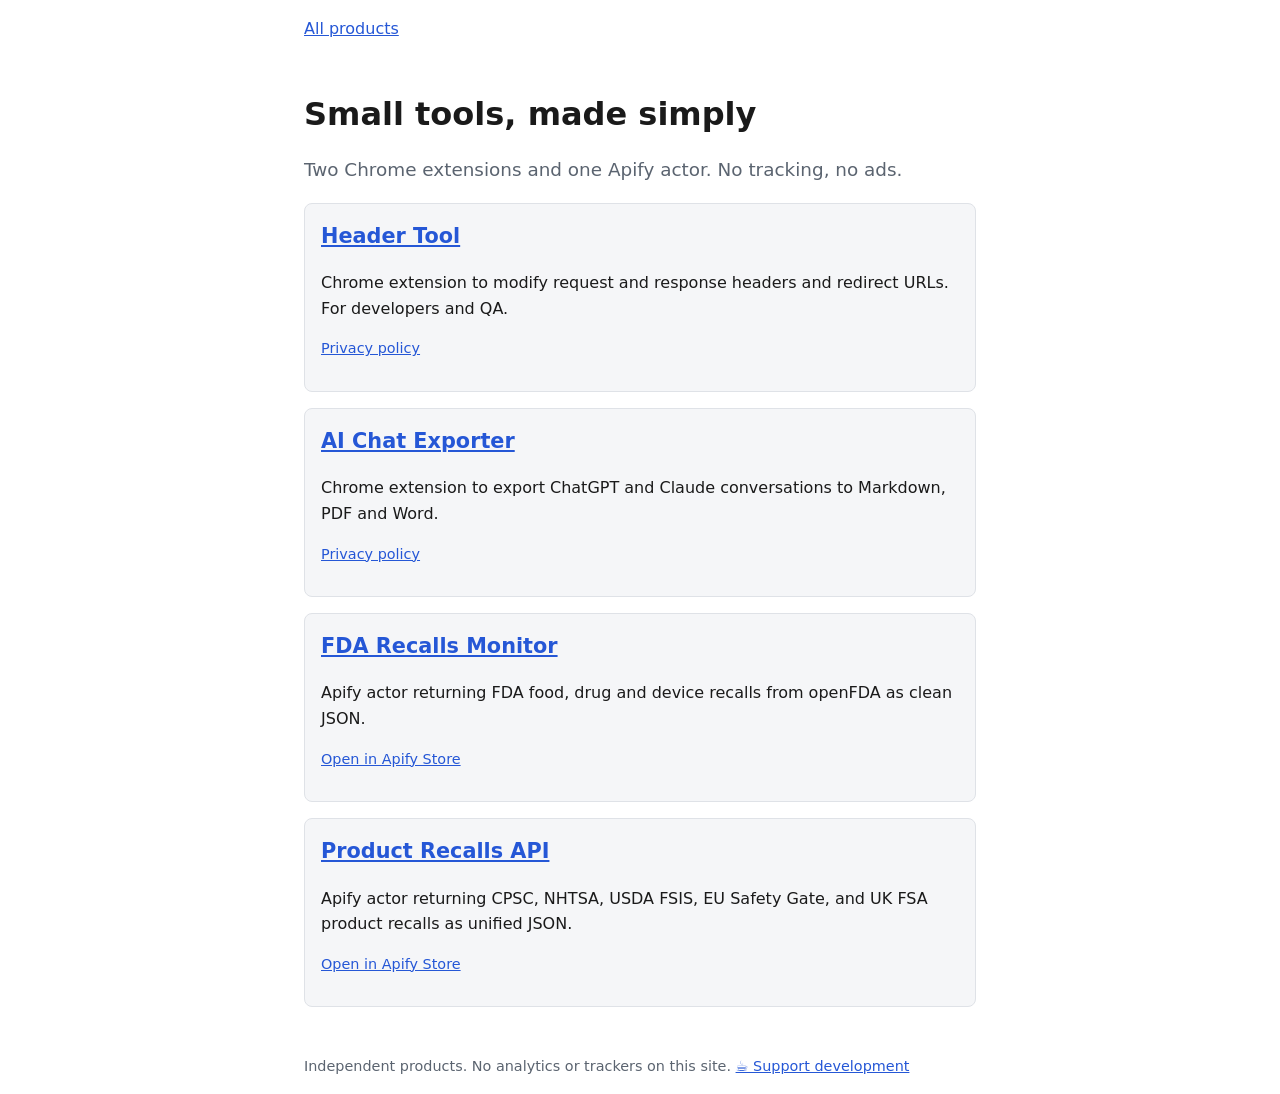
<file: index.html>
<!doctype html>
<html lang="en">
<head>
<meta charset="utf-8">
<meta name="viewport" content="width=device-width,initial-scale=1">
<title>Browser Tools and Data Actors</title>
<meta name="description" content="Small developer tools: Header Tool, AI Chat Exporter and FDA Recalls Monitor.">
<link rel="stylesheet" href="style.css">
</head>
<body>
<header><nav><a href="index.html">All products</a></nav></header>
<main>
<h1>Small tools, made simply</h1>
<p class="lead">Two Chrome extensions and one Apify actor. No tracking, no ads.</p>
<div class="card"><h2><a href="header-tool/index.html">Header Tool</a></h2>
<p>Chrome extension to modify request and response headers and redirect URLs. For developers and QA.</p>
<p class="small"><a href="header-tool/privacy.html">Privacy policy</a></p></div>
<div class="card"><h2><a href="ai-chat-exporter/index.html">AI Chat Exporter</a></h2>
<p>Chrome extension to export ChatGPT and Claude conversations to Markdown, PDF and Word.</p>
<p class="small"><a href="ai-chat-exporter/privacy.html">Privacy policy</a></p></div>
<div class="card"><h2><a href="fda-recalls/index.html">FDA Recalls Monitor</a></h2>
<p>Apify actor returning FDA food, drug and device recalls from openFDA as clean JSON.</p>
<p class="small"><a href="https://apify.com/whitel1ght/fda-recalls">Open in Apify Store</a></p></div>
<div class="card"><h2><a href="product-recalls/index.html">Product Recalls API</a></h2>
<p>Apify actor returning CPSC, NHTSA, USDA FSIS, EU Safety Gate, and UK FSA product recalls as unified JSON.</p>
<p class="small"><a href="https://apify.com/whitel1ght/unified-product-recalls">Open in Apify Store</a></p></div>
</main>
<footer>Independent products. No analytics or trackers on this site. <a href="support.html">&#9749; Support development</a></footer>
</body>
</html>
</file>
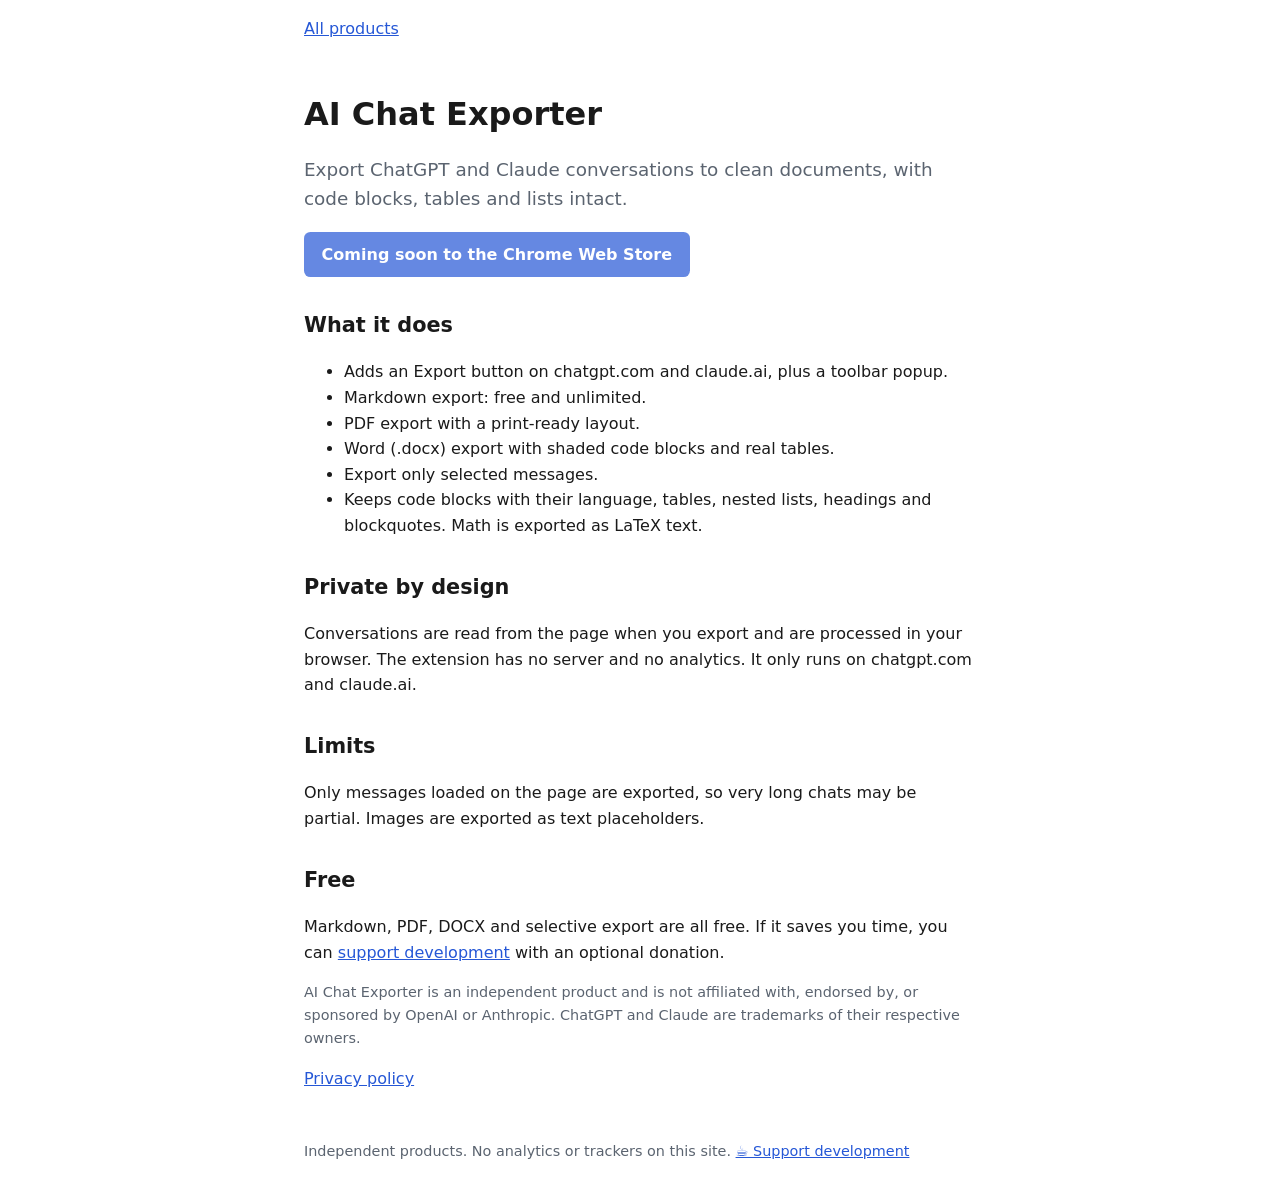
<file: ai-chat-exporter/index.html>
<!doctype html>
<html lang="en">
<head>
<meta charset="utf-8">
<meta name="viewport" content="width=device-width,initial-scale=1">
<title>AI Chat Exporter - Export ChatGPT and Claude Chats to Markdown, PDF and Word</title>
<meta name="description" content="Chrome extension that exports ChatGPT and Claude conversations to Markdown, PDF and DOCX with code blocks, tables and math kept intact.">
<link rel="stylesheet" href="../style.css">
</head>
<body>
<header><nav><a href="../index.html">All products</a></nav></header>
<main>
<h1>AI Chat Exporter</h1>
<p class="lead">Export ChatGPT and Claude conversations to clean documents, with code blocks, tables and lists intact.</p>
<!-- TODO(owner): replace href with the Chrome Web Store listing URL once published -->
<p><span class="btn" aria-disabled="true">Coming soon to the Chrome Web Store</span></p>
<h2>What it does</h2>
<ul>
<li>Adds an Export button on chatgpt.com and claude.ai, plus a toolbar popup.</li>
<li>Markdown export: free and unlimited.</li>
<li>PDF export with a print-ready layout.</li>
<li>Word (.docx) export with shaded code blocks and real tables.</li>
<li>Export only selected messages.</li>
<li>Keeps code blocks with their language, tables, nested lists, headings and blockquotes. Math is exported as LaTeX text.</li>
</ul>
<h2>Private by design</h2>
<p>Conversations are read from the page when you export and are processed in your browser. The extension has no server and no analytics. It only runs on chatgpt.com and claude.ai.</p>
<h2>Limits</h2>
<p>Only messages loaded on the page are exported, so very long chats may be partial. Images are exported as text placeholders.</p>
<h2>Free</h2>
<p>Markdown, PDF, DOCX and selective export are all free. If it saves you time, you can <a href="../support.html">support development</a> with an optional donation.</p>
<p class="small">AI Chat Exporter is an independent product and is not affiliated with, endorsed by, or sponsored by OpenAI or Anthropic. ChatGPT and Claude are trademarks of their respective owners.</p>
<p><a href="privacy.html">Privacy policy</a></p>
</main>
<footer>Independent products. No analytics or trackers on this site. <a href="../support.html">&#9749; Support development</a></footer>
</body>
</html>
</file>
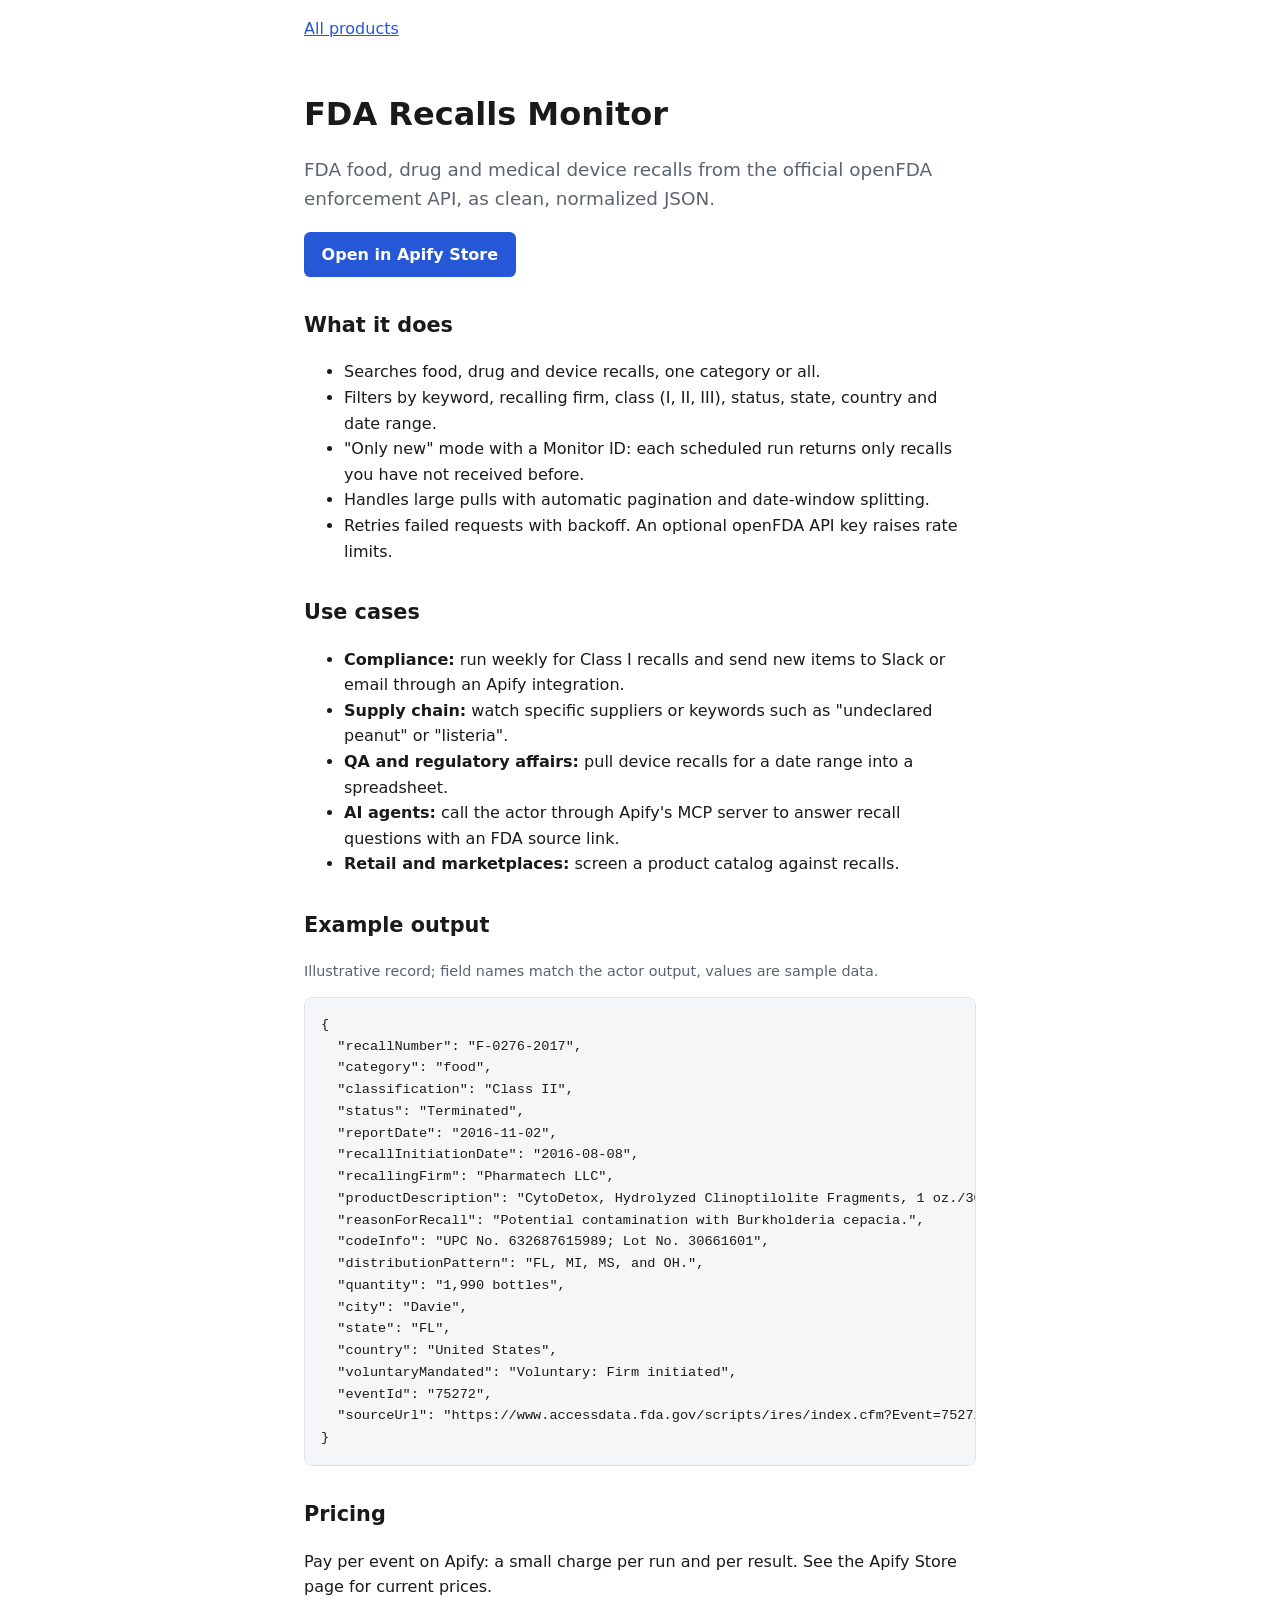
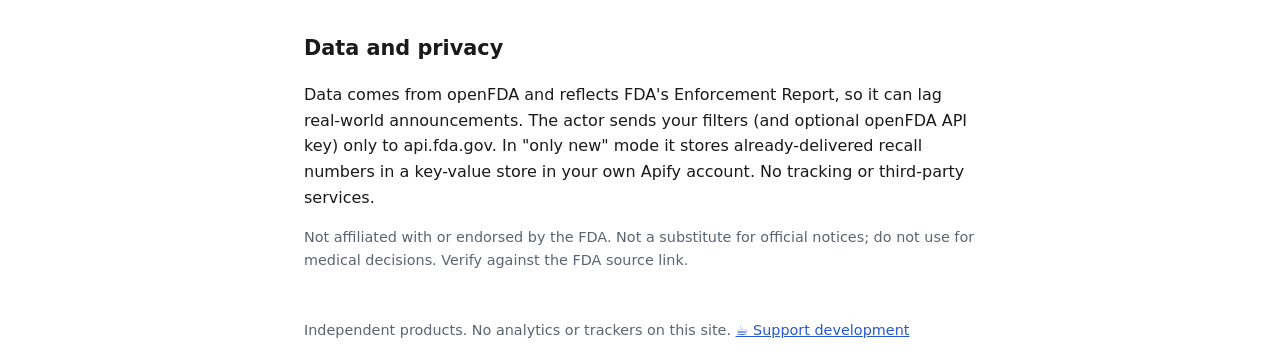
<file: fda-recalls/index.html>
<!doctype html>
<html lang="en">
<head>
<meta charset="utf-8">
<meta name="viewport" content="width=device-width,initial-scale=1">
<title>FDA Recalls Monitor - Food, Drug and Device Recalls as JSON (Apify Actor)</title>
<meta name="description" content="Apify actor that returns FDA food, drug and device recalls from openFDA as clean JSON, with filters and an only-new monitoring mode.">
<link rel="stylesheet" href="../style.css">
</head>
<body>
<header><nav><a href="../index.html">All products</a></nav></header>
<main>
<h1>FDA Recalls Monitor</h1>
<p class="lead">FDA food, drug and medical device recalls from the official openFDA enforcement API, as clean, normalized JSON.</p>
<p><a class="btn" href="https://apify.com/whitel1ght/fda-recalls">Open in Apify Store</a></p>
<h2>What it does</h2>
<ul>
<li>Searches food, drug and device recalls, one category or all.</li>
<li>Filters by keyword, recalling firm, class (I, II, III), status, state, country and date range.</li>
<li>"Only new" mode with a Monitor ID: each scheduled run returns only recalls you have not received before.</li>
<li>Handles large pulls with automatic pagination and date-window splitting.</li>
<li>Retries failed requests with backoff. An optional openFDA API key raises rate limits.</li>
</ul>
<h2>Use cases</h2>
<ul>
<li><strong>Compliance:</strong> run weekly for Class I recalls and send new items to Slack or email through an Apify integration.</li>
<li><strong>Supply chain:</strong> watch specific suppliers or keywords such as "undeclared peanut" or "listeria".</li>
<li><strong>QA and regulatory affairs:</strong> pull device recalls for a date range into a spreadsheet.</li>
<li><strong>AI agents:</strong> call the actor through Apify's MCP server to answer recall questions with an FDA source link.</li>
<li><strong>Retail and marketplaces:</strong> screen a product catalog against recalls.</li>
</ul>
<h2>Example output</h2>
<p class="small">Illustrative record; field names match the actor output, values are sample data.</p>
<pre>{
  "recallNumber": "F-0276-2017",
  "category": "food",
  "classification": "Class II",
  "status": "Terminated",
  "reportDate": "2016-11-02",
  "recallInitiationDate": "2016-08-08",
  "recallingFirm": "Pharmatech LLC",
  "productDescription": "CytoDetox, Hydrolyzed Clinoptilolite Fragments, 1 oz./30 mL.",
  "reasonForRecall": "Potential contamination with Burkholderia cepacia.",
  "codeInfo": "UPC No. 632687615989; Lot No. 30661601",
  "distributionPattern": "FL, MI, MS, and OH.",
  "quantity": "1,990 bottles",
  "city": "Davie",
  "state": "FL",
  "country": "United States",
  "voluntaryMandated": "Voluntary: Firm initiated",
  "eventId": "75272",
  "sourceUrl": "https://www.accessdata.fda.gov/scripts/ires/index.cfm?Event=75272"
}</pre>
<h2>Pricing</h2>
<p>Pay per event on Apify: a small charge per run and per result. See the Apify Store page for current prices.</p>
<h2>Data and privacy</h2>
<p>Data comes from openFDA and reflects FDA's Enforcement Report, so it can lag real-world announcements. The actor sends your filters (and optional openFDA API key) only to api.fda.gov. In "only new" mode it stores already-delivered recall numbers in a key-value store in your own Apify account. No tracking or third-party services.</p>
<p class="small">Not affiliated with or endorsed by the FDA. Not a substitute for official notices; do not use for medical decisions. Verify against the FDA source link.</p>
</main>
<footer>Independent products. No analytics or trackers on this site. <a href="../support.html">&#9749; Support development</a></footer>
</body>
</html>
</file>
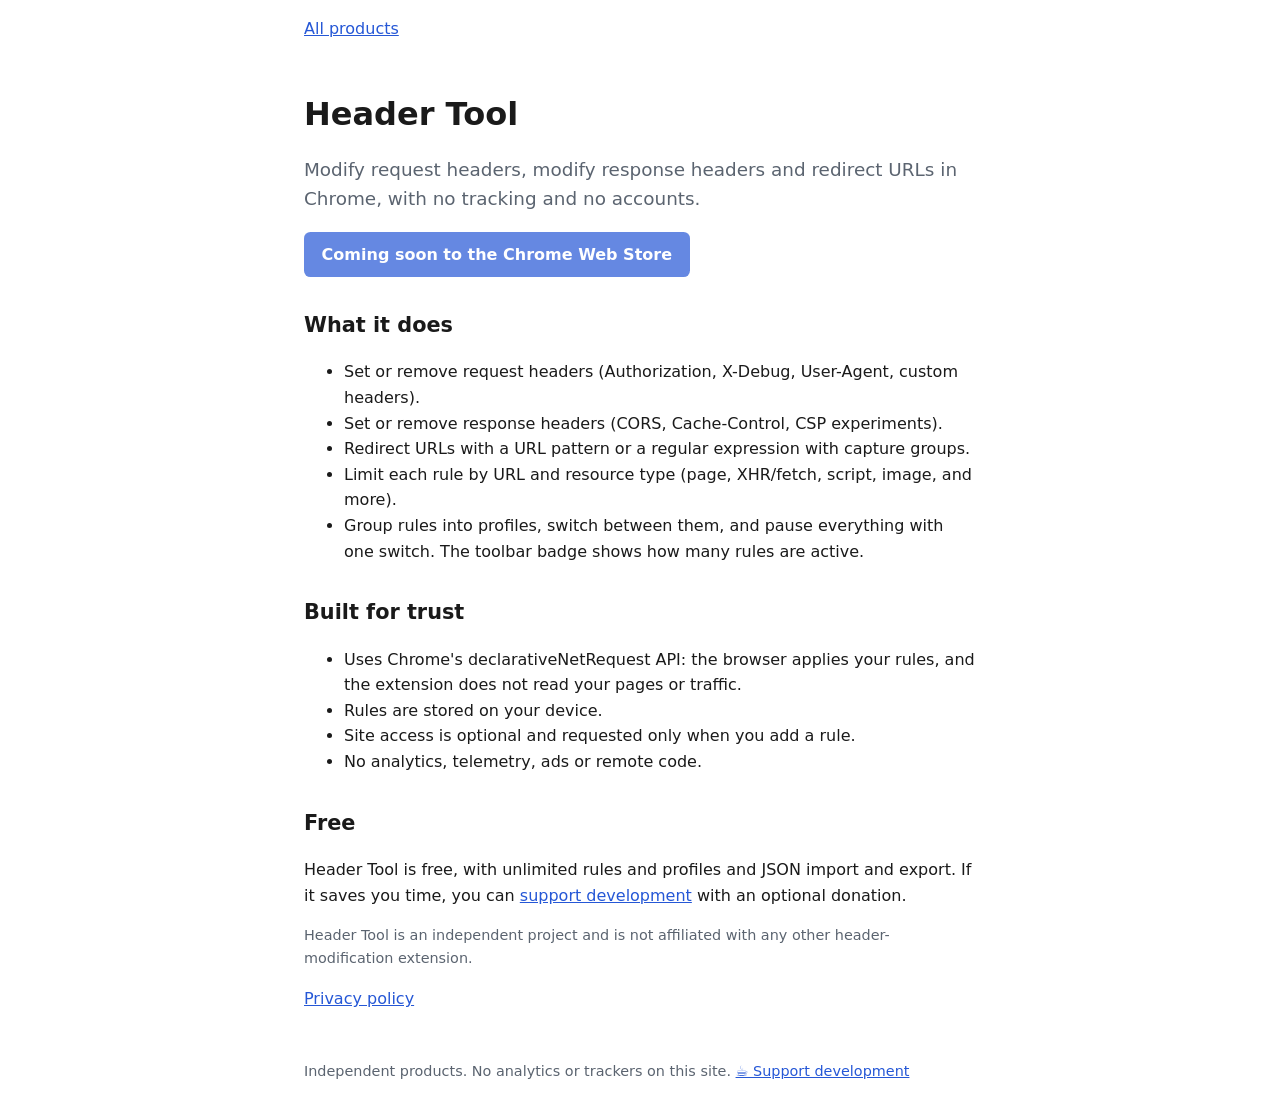
<file: header-tool/index.html>
<!doctype html>
<html lang="en">
<head>
<meta charset="utf-8">
<meta name="viewport" content="width=device-width,initial-scale=1">
<title>Header Tool - Modify HTTP Headers and Redirect URLs in Chrome</title>
<meta name="description" content="Chrome extension to set or remove request and response headers and redirect URLs. No tracking, no ads, optional site access.">
<link rel="stylesheet" href="../style.css">
</head>
<body>
<header><nav><a href="../index.html">All products</a></nav></header>
<main>
<h1>Header Tool</h1>
<p class="lead">Modify request headers, modify response headers and redirect URLs in Chrome, with no tracking and no accounts.</p>
<!-- TODO(owner): replace href with the Chrome Web Store listing URL once published -->
<p><span class="btn" aria-disabled="true">Coming soon to the Chrome Web Store</span></p>
<h2>What it does</h2>
<ul>
<li>Set or remove request headers (Authorization, X-Debug, User-Agent, custom headers).</li>
<li>Set or remove response headers (CORS, Cache-Control, CSP experiments).</li>
<li>Redirect URLs with a URL pattern or a regular expression with capture groups.</li>
<li>Limit each rule by URL and resource type (page, XHR/fetch, script, image, and more).</li>
<li>Group rules into profiles, switch between them, and pause everything with one switch. The toolbar badge shows how many rules are active.</li>
</ul>
<h2>Built for trust</h2>
<ul>
<li>Uses Chrome's declarativeNetRequest API: the browser applies your rules, and the extension does not read your pages or traffic.</li>
<li>Rules are stored on your device.</li>
<li>Site access is optional and requested only when you add a rule.</li>
<li>No analytics, telemetry, ads or remote code.</li>
</ul>
<h2>Free</h2>
<p>Header Tool is free, with unlimited rules and profiles and JSON import and export. If it saves you time, you can <a href="../support.html">support development</a> with an optional donation.</p>
<p class="small">Header Tool is an independent project and is not affiliated with any other header-modification extension.</p>
<p><a href="privacy.html">Privacy policy</a></p>
</main>
<footer>Independent products. No analytics or trackers on this site. <a href="../support.html">&#9749; Support development</a></footer>
</body>
</html>
</file>
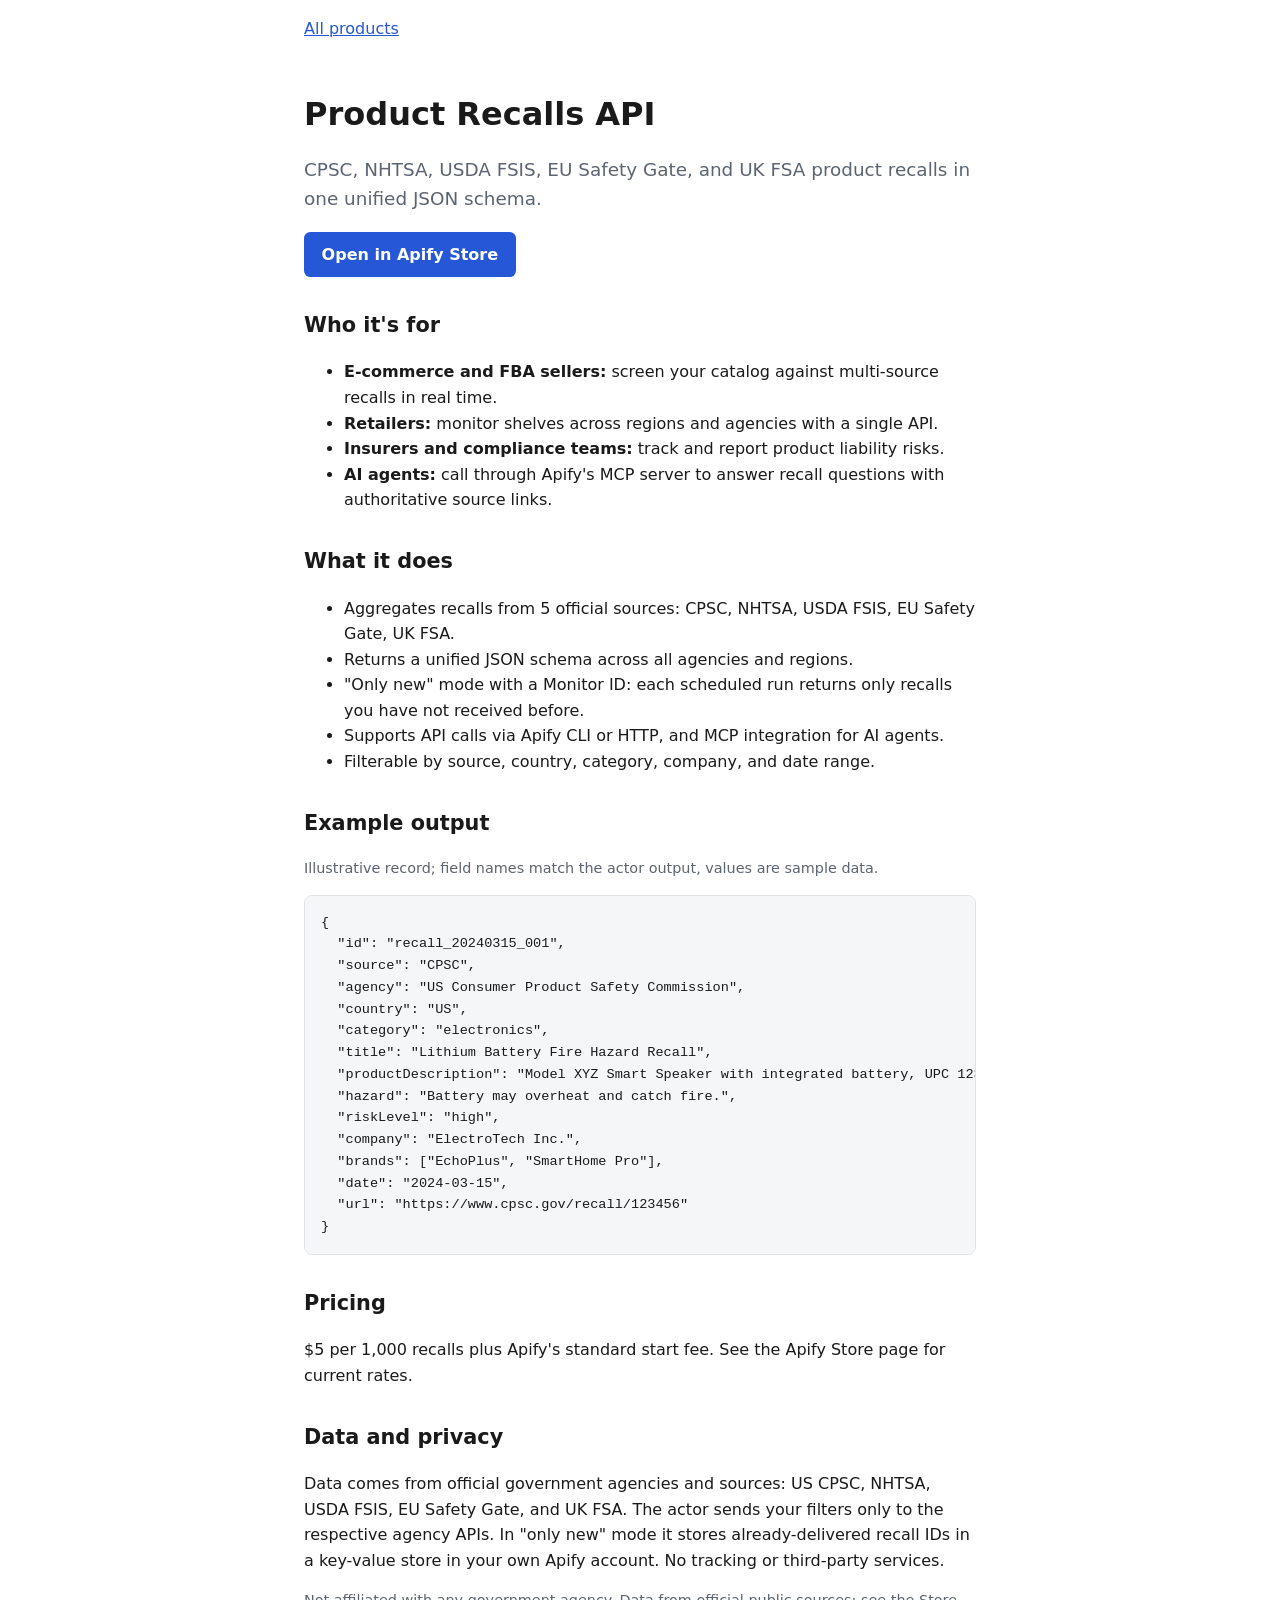
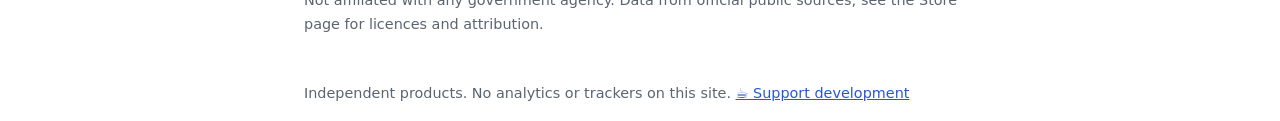
<file: product-recalls/index.html>
<!doctype html>
<html lang="en">
<head>
<meta charset="utf-8">
<meta name="viewport" content="width=device-width,initial-scale=1">
<title>Product Recalls API - CPSC, NHTSA, USDA FSIS, EU Safety Gate, UK FSA in one JSON schema</title>
<meta name="description" content="Apify actor that returns product recalls from CPSC, NHTSA, USDA FSIS, EU Safety Gate, and UK FSA as unified JSON, with filters and monitoring mode.">
<link rel="stylesheet" href="../style.css">
</head>
<body>
<header><nav><a href="../index.html">All products</a></nav></header>
<main>
<h1>Product Recalls API</h1>
<p class="lead">CPSC, NHTSA, USDA FSIS, EU Safety Gate, and UK FSA product recalls in one unified JSON schema.</p>
<p><a class="btn" href="https://apify.com/whitel1ght/unified-product-recalls">Open in Apify Store</a></p>
<h2>Who it's for</h2>
<ul>
<li><strong>E-commerce and FBA sellers:</strong> screen your catalog against multi-source recalls in real time.</li>
<li><strong>Retailers:</strong> monitor shelves across regions and agencies with a single API.</li>
<li><strong>Insurers and compliance teams:</strong> track and report product liability risks.</li>
<li><strong>AI agents:</strong> call through Apify's MCP server to answer recall questions with authoritative source links.</li>
</ul>
<h2>What it does</h2>
<ul>
<li>Aggregates recalls from 5 official sources: CPSC, NHTSA, USDA FSIS, EU Safety Gate, UK FSA.</li>
<li>Returns a unified JSON schema across all agencies and regions.</li>
<li>"Only new" mode with a Monitor ID: each scheduled run returns only recalls you have not received before.</li>
<li>Supports API calls via Apify CLI or HTTP, and MCP integration for AI agents.</li>
<li>Filterable by source, country, category, company, and date range.</li>
</ul>
<h2>Example output</h2>
<p class="small">Illustrative record; field names match the actor output, values are sample data.</p>
<pre>{
  "id": "recall_20240315_001",
  "source": "CPSC",
  "agency": "US Consumer Product Safety Commission",
  "country": "US",
  "category": "electronics",
  "title": "Lithium Battery Fire Hazard Recall",
  "productDescription": "Model XYZ Smart Speaker with integrated battery, UPC 123456789012",
  "hazard": "Battery may overheat and catch fire.",
  "riskLevel": "high",
  "company": "ElectroTech Inc.",
  "brands": ["EchoPlus", "SmartHome Pro"],
  "date": "2024-03-15",
  "url": "https://www.cpsc.gov/recall/123456"
}</pre>
<h2>Pricing</h2>
<p>$5 per 1,000 recalls plus Apify's standard start fee. See the Apify Store page for current rates.</p>
<h2>Data and privacy</h2>
<p>Data comes from official government agencies and sources: US CPSC, NHTSA, USDA FSIS, EU Safety Gate, and UK FSA. The actor sends your filters only to the respective agency APIs. In "only new" mode it stores already-delivered recall IDs in a key-value store in your own Apify account. No tracking or third-party services.</p>
<p class="small">Not affiliated with any government agency. Data from official public sources; see the Store page for licences and attribution.</p>
</main>
<footer>Independent products. No analytics or trackers on this site. <a href="../support.html">&#9749; Support development</a></footer>
</body>
</html>
</file>
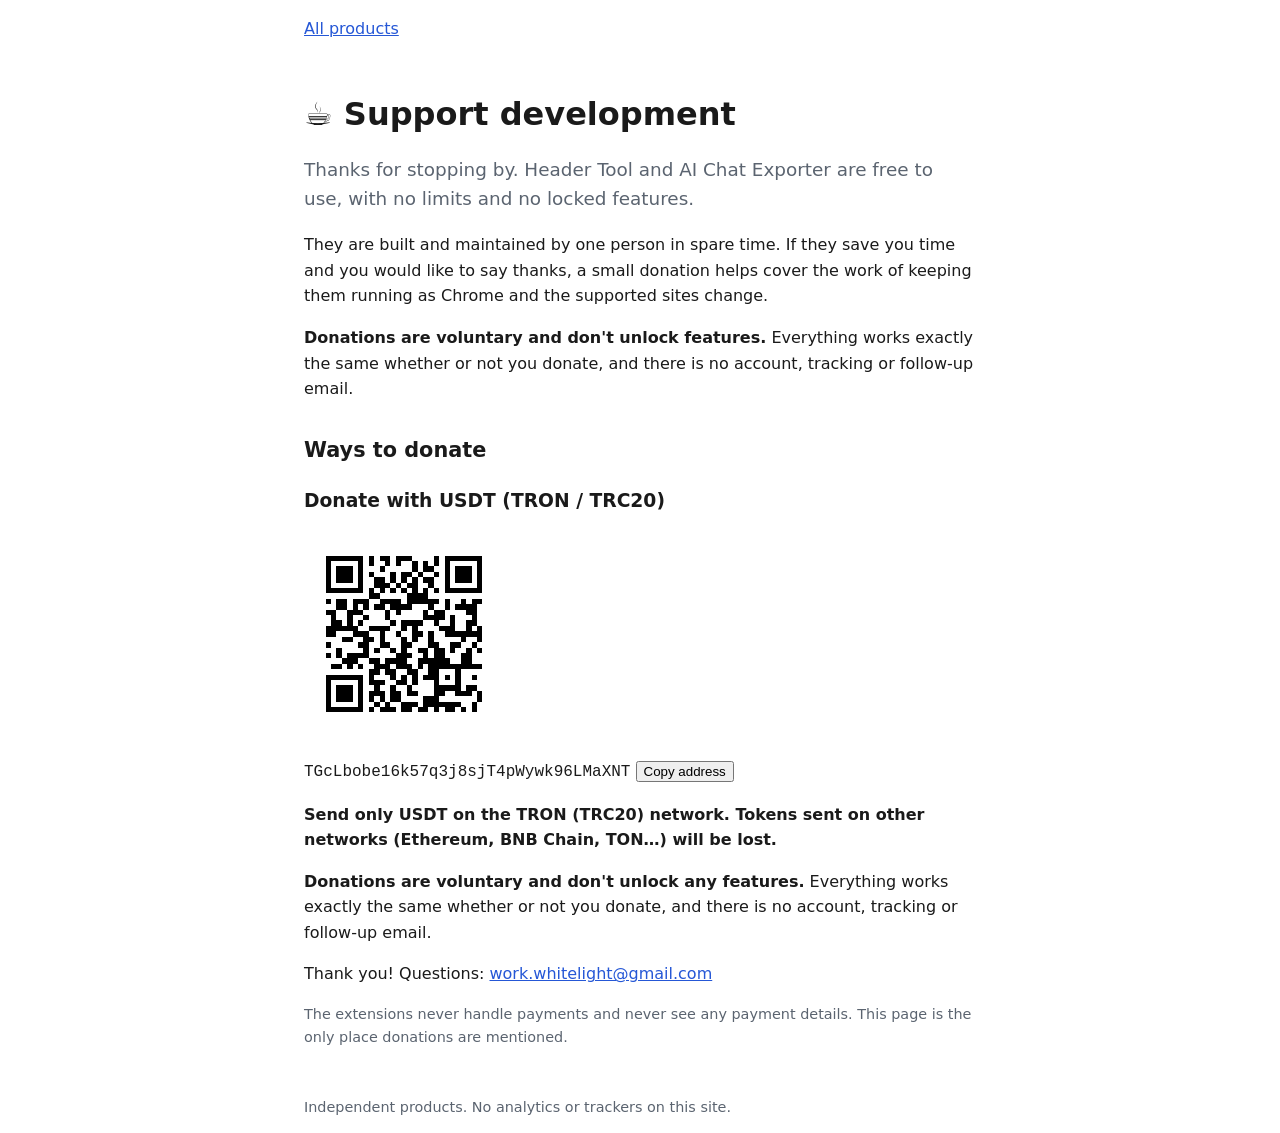
<file: support.html>
<!doctype html>
<html lang="en">
<head>
<meta charset="utf-8">
<meta name="viewport" content="width=device-width,initial-scale=1">
<title>Support development</title>
<meta name="description" content="Header Tool and AI Chat Exporter are free. Optional, voluntary donations help keep them maintained.">
<link rel="stylesheet" href="style.css">
</head>
<body>
<header><nav><a href="index.html">All products</a></nav></header>
<main>
<h1>&#9749; Support development</h1>
<p class="lead">Thanks for stopping by. Header Tool and AI Chat Exporter are free to use, with no limits and no locked features.</p>
<p>They are built and maintained by one person in spare time. If they save you time and you would like to say thanks, a small donation helps cover the work of keeping them running as Chrome and the supported sites change.</p>
<p><strong>Donations are voluntary and don't unlock features.</strong> Everything works exactly the same whether or not you donate, and there is no account, tracking or follow-up email.</p>
<h2>Ways to donate</h2>
<!-- TODO(owner): replace href with your card-payment link (a hosted donation or payment-link page that works from your country) -->
<!-- TODO(owner): fill in your real details; never publish anything you are not comfortable making public -->
<h3>Donate with USDT (TRON / TRC20)</h3>
<img src="usdt-trc20-qr.svg" alt="QR code for USDT TRC20 address" width="200" height="200">
<p>
  <code id="usdt-addr">TGcLbobe16k57q3j8sjT4pWywk96LMaXNT</code>
  <button onclick="copyAddress()">Copy address</button>
</p>
<p><strong>Send only USDT on the TRON (TRC20) network. Tokens sent on other networks (Ethereum, BNB Chain, TON…) will be lost.</strong></p>
<p><strong>Donations are voluntary and don't unlock any features.</strong> Everything works exactly the same whether or not you donate, and there is no account, tracking or follow-up email.</p>
<p>Thank you! Questions: <a href="mailto:work.whitelight@gmail.com">work.whitelight@gmail.com</a></p>
<p class="small">The extensions never handle payments and never see any payment details. This page is the only place donations are mentioned.</p>
<script>
function copyAddress() {
  const addr = document.getElementById('usdt-addr').textContent;
  navigator.clipboard.writeText(addr).then(() => {
    const btn = event.target;
    const originalText = btn.textContent;
    btn.textContent = 'Copied!';
    setTimeout(() => { btn.textContent = originalText; }, 2000);
  }).catch(err => console.error('Failed to copy:', err));
}
</script>
</main>
<footer>Independent products. No analytics or trackers on this site.</footer>
</body>
</html>
</file>
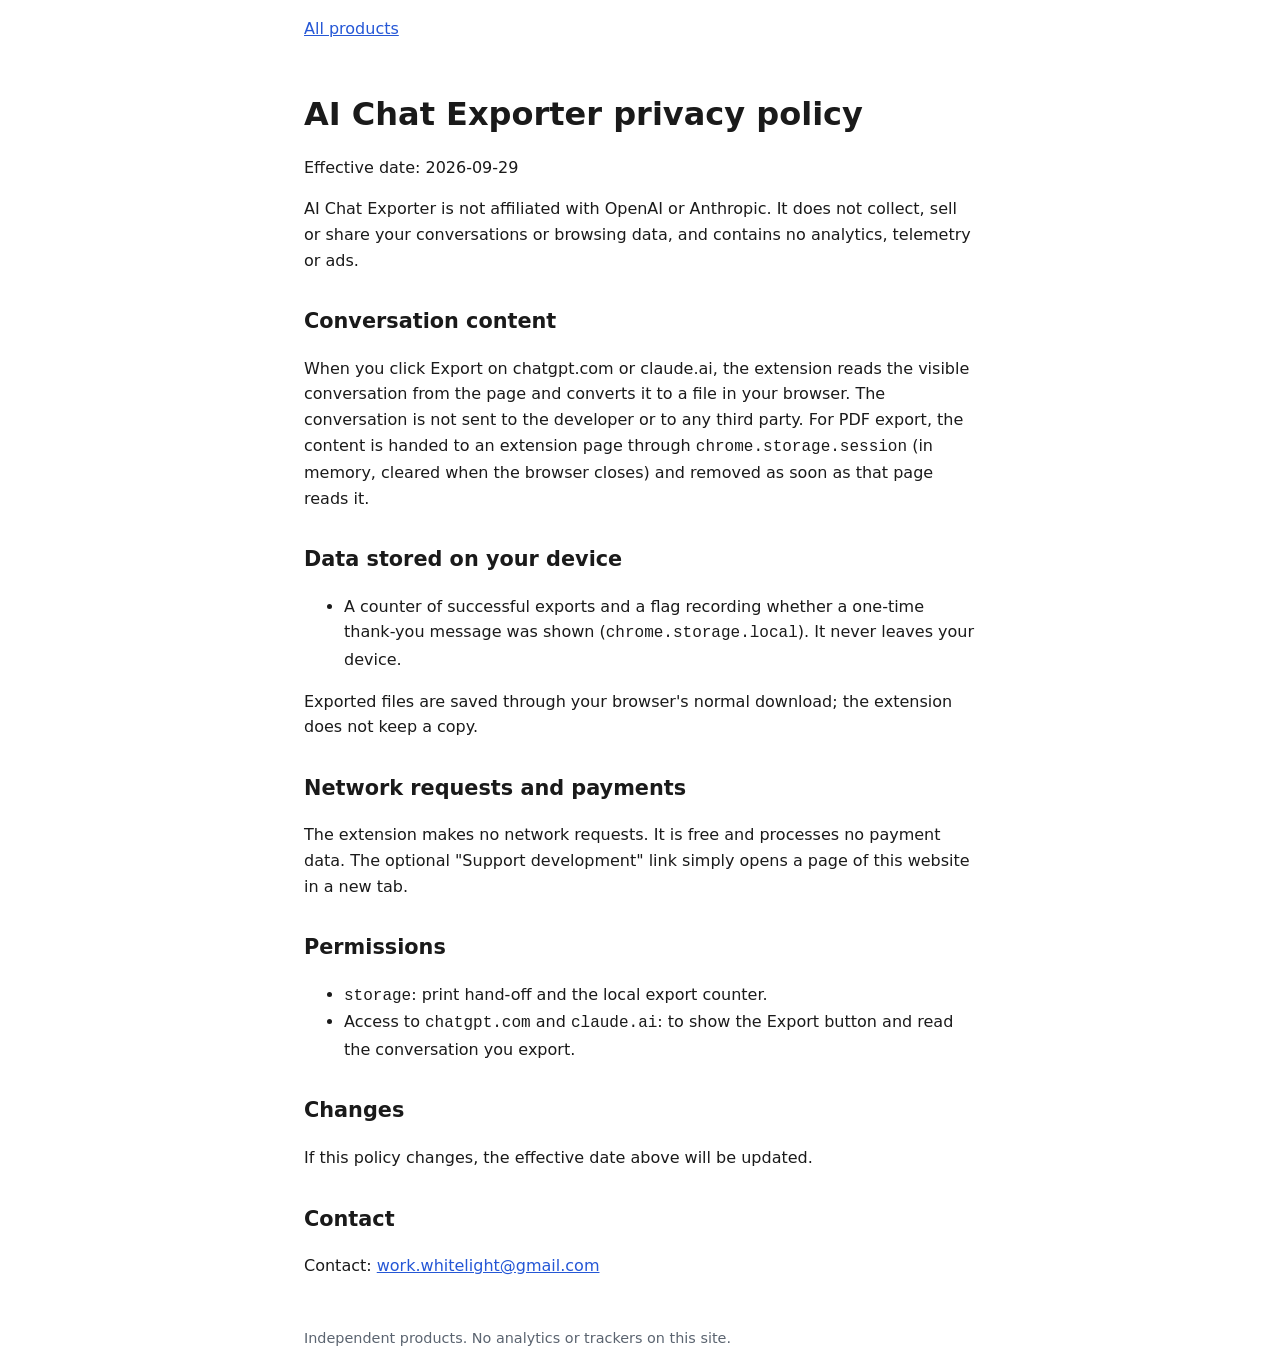
<file: ai-chat-exporter/privacy.html>
<!doctype html>
<html lang="en">
<head>
<meta charset="utf-8">
<meta name="viewport" content="width=device-width,initial-scale=1">
<title>AI Chat Exporter Privacy Policy</title>
<meta name="description" content="Privacy policy for the AI Chat Exporter Chrome extension.">
<link rel="stylesheet" href="../style.css">
</head>
<body>
<header><nav><a href="../index.html">All products</a></nav></header>
<main>
<h1>AI Chat Exporter privacy policy</h1>
<p>Effective date: 2026-09-29</p>
<p>AI Chat Exporter is not affiliated with OpenAI or Anthropic. It does not collect, sell or share your conversations or browsing data, and contains no analytics, telemetry or ads.</p>
<h2>Conversation content</h2>
<p>When you click Export on chatgpt.com or claude.ai, the extension reads the visible conversation from the page and converts it to a file in your browser. The conversation is not sent to the developer or to any third party. For PDF export, the content is handed to an extension page through <code>chrome.storage.session</code> (in memory, cleared when the browser closes) and removed as soon as that page reads it.</p>
<h2>Data stored on your device</h2>
<ul>
<li>A counter of successful exports and a flag recording whether a one-time thank-you message was shown (<code>chrome.storage.local</code>). It never leaves your device.</li>
</ul>
<p>Exported files are saved through your browser's normal download; the extension does not keep a copy.</p>
<h2>Network requests and payments</h2>
<p>The extension makes no network requests. It is free and processes no payment data. The optional "Support development" link simply opens a page of this website in a new tab.</p>
<h2>Permissions</h2>
<ul>
<li><code>storage</code>: print hand-off and the local export counter.</li>
<li>Access to <code>chatgpt.com</code> and <code>claude.ai</code>: to show the Export button and read the conversation you export.</li>
</ul>
<h2>Changes</h2>
<p>If this policy changes, the effective date above will be updated.</p>
<h2>Contact</h2>
<p>Contact: <a href="mailto:work.whitelight@gmail.com">work.whitelight@gmail.com</a></p>
</main>
<footer>Independent products. No analytics or trackers on this site.</footer>
</body>
</html>
</file>
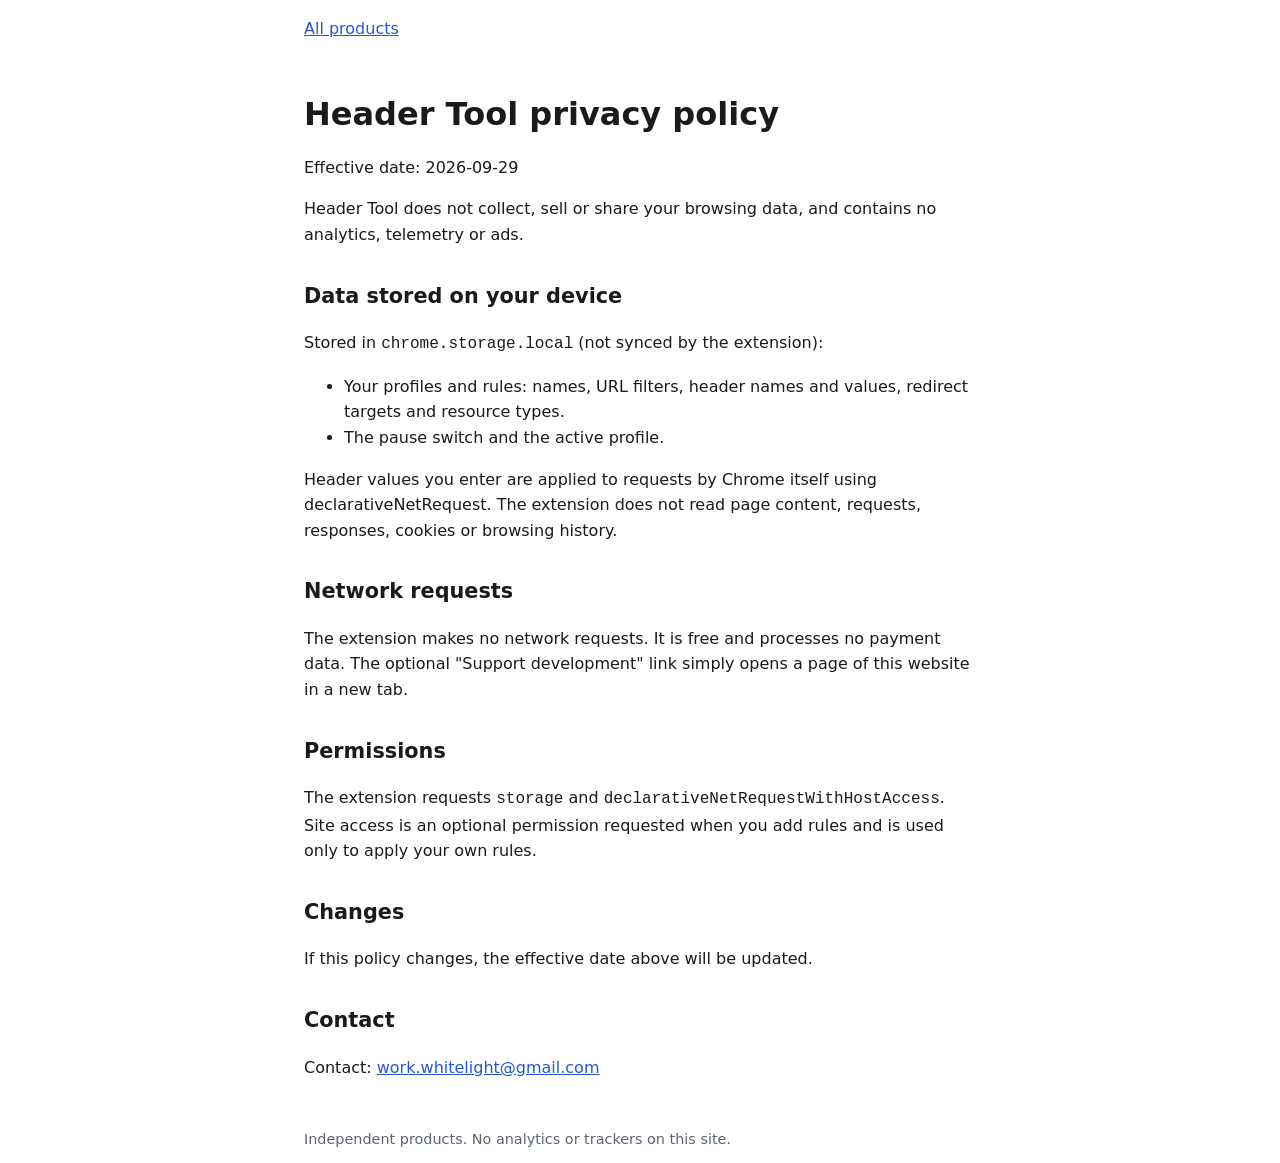
<file: header-tool/privacy.html>
<!doctype html>
<html lang="en">
<head>
<meta charset="utf-8">
<meta name="viewport" content="width=device-width,initial-scale=1">
<title>Header Tool Privacy Policy</title>
<meta name="description" content="Privacy policy for the Header Tool Chrome extension.">
<link rel="stylesheet" href="../style.css">
</head>
<body>
<header><nav><a href="../index.html">All products</a></nav></header>
<main>
<h1>Header Tool privacy policy</h1>
<p>Effective date: 2026-09-29</p>
<p>Header Tool does not collect, sell or share your browsing data, and contains no analytics, telemetry or ads.</p>
<h2>Data stored on your device</h2>
<p>Stored in <code>chrome.storage.local</code> (not synced by the extension):</p>
<ul>
<li>Your profiles and rules: names, URL filters, header names and values, redirect targets and resource types.</li>
<li>The pause switch and the active profile.</li>
</ul>
<p>Header values you enter are applied to requests by Chrome itself using declarativeNetRequest. The extension does not read page content, requests, responses, cookies or browsing history.</p>
<h2>Network requests</h2>
<p>The extension makes no network requests. It is free and processes no payment data. The optional "Support development" link simply opens a page of this website in a new tab.</p>
<h2>Permissions</h2>
<p>The extension requests <code>storage</code> and <code>declarativeNetRequestWithHostAccess</code>. Site access is an optional permission requested when you add rules and is used only to apply your own rules.</p>
<h2>Changes</h2>
<p>If this policy changes, the effective date above will be updated.</p>
<h2>Contact</h2>
<p>Contact: <a href="mailto:work.whitelight@gmail.com">work.whitelight@gmail.com</a></p>
</main>
<footer>Independent products. No analytics or trackers on this site.</footer>
</body>
</html>
</file>
<file: style.css>
:root{--bg:#fff;--fg:#1a1a1a;--muted:#5b6470;--accent:#2557d6;--card:#f5f6f8;--border:#dfe2e7}
@media (prefers-color-scheme:dark){:root{--bg:#14161a;--fg:#e8e9ec;--muted:#9aa3af;--accent:#7aa2ff;--card:#1d2026;--border:#2c3038}}
*{box-sizing:border-box}
body{margin:0;background:var(--bg);color:var(--fg);font:1rem/1.6 system-ui,-apple-system,"Segoe UI",Roboto,sans-serif}
main,header,footer{max-width:44rem;margin:0 auto;padding:1rem}
header nav a{margin-right:1rem}
a{color:var(--accent)}
h1{line-height:1.2;font-size:2rem}
h2{margin-top:2rem;font-size:1.3rem}
.lead{font-size:1.15rem;color:var(--muted)}
.card{background:var(--card);border:1px solid var(--border);border-radius:.5rem;padding:1rem;margin:1rem 0}
.card h2{margin-top:0}
.btn{display:inline-block;background:var(--accent);color:var(--bg);padding:.6rem 1.1rem;border-radius:.4rem;text-decoration:none;font-weight:600}
span.btn{opacity:.7;cursor:default}
pre{background:var(--card);border:1px solid var(--border);border-radius:.5rem;padding:1rem;overflow-x:auto;font-size:.85rem}
code{word-break:break-all}
table{border-collapse:collapse;width:100%}
th,td{border:1px solid var(--border);padding:.4rem .6rem;text-align:left;vertical-align:top}
.small,footer{color:var(--muted);font-size:.9rem}
</file>
